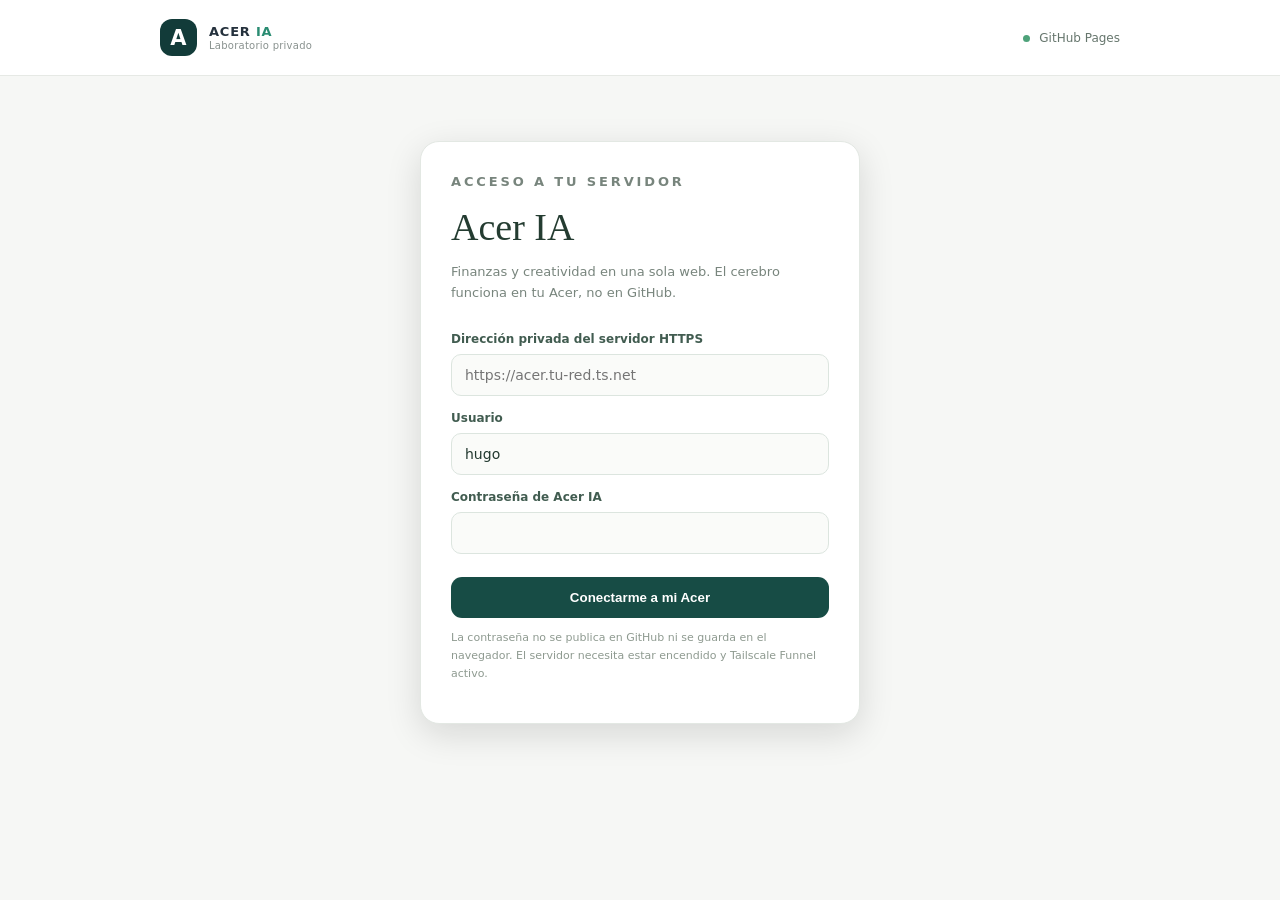
<file: index.html>
<!doctype html>
<html lang="es-AR">
<head>
  <meta charset="utf-8">
  <meta name="viewport" content="width=device-width, initial-scale=1">
  <meta name="robots" content="noindex, nofollow">
  <meta name="acer-ia-build" content="20261113m2">
  <title>Acer IA · Laboratorio</title>
  <link rel="stylesheet" href="./style.css?v=interpretation3">
  <script src="./app.js?v=interpretation3" defer></script>
</head>
<body>
  <div class="app-shell">
    <header class="topbar">
      <div class="brand-mark">A</div>
      <div class="brand-text"><strong>ACER <span>IA</span></strong><small>Laboratorio privado</small></div>
      <div class="local-status"><span class="status-dot"></span> GitHub Pages</div>
    </header>
    <section class="login-shell" id="connection">
  <p class="eyebrow">ACCESO A TU SERVIDOR</p>
  <h1>Acer IA</h1>
  <p>Finanzas y creatividad en una sola web. El cerebro funciona en tu Acer, no en GitHub.</p>
  <form id="login-form" class="login-form">
    <label for="server-url">Dirección privada del servidor HTTPS</label>
    <input id="server-url" type="url" required placeholder="https://acer.tu-red.ts.net" autocomplete="url">
    <label for="login-user">Usuario</label>
    <input id="login-user" type="text" required value="hugo" autocomplete="username">
    <label for="login-pass">Contraseña de Acer IA</label>
    <input id="login-pass" type="password" required autocomplete="current-password">
    <button id="login-button" type="submit">Conectarme a mi Acer</button>
  </form>
  <p class="login-note">La contraseña no se publica en GitHub ni se guarda en el navegador. El servidor necesita estar encendido y Tailscale Funnel activo.</p>
  <div id="login-error" class="error" role="alert" hidden></div>
</section>
    <main class="workspace" id="workspace" hidden>
      <div class="headline"><p class="eyebrow">TU ESTACIÓN DE INTELIGENCIA</p><h1>Un lugar para analizar<br>y crear.</h1><p>Cuatro espacios para analizar, programar y crear.</p></div>
      <nav class="tabs" aria-label="Tipo de consulta">
        <button class="tab active" id="tab-finance" data-mode="finance" aria-pressed="true">📈 &nbsp; Finanzas</button>
        <button class="tab" id="tab-creative" data-mode="creative" aria-pressed="false">✦ &nbsp; Generativa</button>
        <button class="tab" id="tab-code" data-mode="code" aria-pressed="false">⌘ &nbsp; Código</button>
        <button class="tab" id="tab-images" data-mode="images" aria-pressed="false">🎨 &nbsp; Imágenes</button>
      </nav>
      <section id="finance-market" class="market-panel" aria-label="Referencias de mercado">
        <div class="market-title"><span>Referencias cripto</span><span id="price-time">Conectando…</span></div>
        <div class="market-prices"><div><span>BTC / USD</span><strong id="btc-price">—</strong></div><div><span>ETH / USD</span><strong id="eth-price">—</strong></div><button class="refresh" id="refresh-prices" title="Actualizar cotizaciones" aria-label="Actualizar cotizaciones">↻</button></div>
        <div class="source">Fuente: <a href="https://www.kraken.com/prices" target="_blank" rel="noopener noreferrer">Kraken</a> · Precios puntuales, no una recomendación de inversión.</div>
      </section>
      <section id="code-panel" class="code-panel" hidden aria-label="Espacio de programación">
        <div class="code-intro"><strong>Laboratorio de código</strong><p>Pedile a la IA que programe. Podés revisar, copiar y descargar el resultado, sin ejecutar nada en Debian.</p></div>
        <div class="code-options">
          <label for="code-language">Lenguaje
            <select id="code-language">
              <option value="python">Python</option><option value="javascript">JavaScript</option><option value="html">HTML</option><option value="css">CSS</option><option value="bash">Bash</option><option value="sql">SQL</option><option value="text">Otro / texto</option>
            </select>
          </label>
          <label for="code-filename">Nombre del archivo
            <input id="code-filename" type="text" value="script.py" maxlength="70" autocomplete="off" spellcheck="false">
          </label>
        </div>
        <div class="code-result-title"><strong>Último código generado</strong><span id="code-status">Todavía no hay código</span></div>
        <pre class="code-result"><code id="code-output">Pedile abajo un programa y lo vas a ver acá.</code></pre>
        <div class="code-actions">
          <button id="copy-code" class="secondary-button" disabled>Copiar código</button>
          <button id="download-code" class="secondary-button" disabled>Descargar archivo</button>
        </div>
        <p class="code-warning">Revisá el código antes de ejecutarlo. Ningún archivo se instala ni se ejecuta automáticamente en la Acer.</p>
      </section>
      <section id="images-panel" class="images-panel" hidden aria-label="Generación de imágenes">
        <div class="images-head">
          <div><p class="eyebrow">ESTUDIO VISUAL LOCAL</p><h2>Imágenes desde tu Acer 🎨</h2><p>Stable Diffusion 1.5 + ComfyUI. Generación local, sin servicios externos de imágenes.</p></div>
          <span class="images-stage" id="images-stage" role="status">Comprobando motor…</span>
        </div>
        <div class="images-layout">
          <div class="images-controls">
            <label for="image-prompt">Describí la imagen</label>
            <textarea id="image-prompt" rows="6" maxlength="1500" placeholder="Una noche de lluvia en San Telmo, adoquines mojados, faroles cálidos, fotografía cinematográfica…"></textarea>
            <div class="images-settings">
              <label for="image-size">Resolución<select id="image-size"><option value="384">384 × 384 · Borrador rápido</option><option value="512" selected>512 × 512 · Calidad estándar</option></select></label>
              <label for="image-steps">Pasos<select id="image-steps"><option value="8">8 · Borrador</option><option value="15">15 · Intermedio</option><option value="20" selected>20 · Recomendado</option><option value="28">28 · Máximo (lento)</option></select></label>
            </div>
            <div class="image-v2-options">
              <label for="image-interpretation">Interpretación
                <select id="image-interpretation">
                  <option value="literal">Literal · menos elementos extra</option>
                  <option value="balanced" selected>Equilibrado · recomendado</option>
                  <option value="creative">Creativo · más libertad visual</option>
                </select>
              </label>
              <label for="image-preset">Tipo de imagen
                <select id="image-preset">
                  <option value="auto">Libre</option><option value="portrait">Retrato</option>
                  <option value="fullbody">Cuerpo entero</option><option value="product">Producto</option>
                  <option value="landscape">Paisaje</option><option value="illustration">Ilustración</option>
                </select>
              </label>
              <label for="image-sampler">Muestreo
                <select id="image-sampler">
                  <option value="dpmpp_2m">DPM++ 2M (detalle)</option>
                  <option value="euler">Euler (rápido)</option>
                  <option value="euler_ancestral">Euler A (variación)</option>
                </select>
              </label>
              <label for="image-cfg">Fidelidad al texto (CFG)
                <select id="image-cfg"><option value="5">5 · Flexible</option><option value="6.5" selected>6,5 · Equilibrado</option><option value="8">8 · Fiel al texto</option><option value="10">10 · Alto</option></select>
              </label>
              <label for="image-seed">Semilla (vacía = nueva imagen)
                <input id="image-seed" type="number" min="0" max="4294967295" step="1" placeholder="Aleatoria" inputmode="numeric">
              </label>
            </div>
            <p class="image-v2-tip">Calidad estándar: 512 px y 20 pasos (más lento en CPU). Para pruebas rápidas, elegí 384 px y 8 pasos. SD 1.5 suele interpretar mejor frases descriptivas en inglés. «Cuerpo entero» refuerza el encuadre, pero no lo garantiza.</p>
            <div class="images-actions">
              <button id="image-generate" type="button" disabled aria-describedby="image-notice">Generar imagen</button>
              <button id="image-repeat" type="button" class="secondary-button" disabled>Repetir última</button>
              <button id="image-variation" type="button" class="secondary-button" disabled>Nueva variación</button>
              <button id="image-copy" type="button" class="secondary-button">Copiar descripción</button>
            </div>
            <p id="image-last-settings" class="image-last-settings" role="status">Modelo: Stable Diffusion 1.5 · CPU</p>
            <p id="image-copy-status" class="images-copy-status" role="status" aria-live="polite"></p>
            <section id="image-progress" class="image-progress" hidden aria-label="Progreso de generación" aria-live="polite">
              <div class="image-progress-top"><span class="image-progress-spinner" aria-hidden="true"></span><strong id="image-progress-stage">Preparando imagen…</strong><span id="image-progress-clock">0:00</span></div>
              <div class="image-progress-track" role="progressbar" aria-label="Generación en progreso" aria-valuetext="Procesamiento en curso"><span class="image-progress-moving"></span></div>
              <p id="image-progress-info">Conectando con ComfyUI…</p>
              <p class="image-progress-footnote">La barra muestra actividad, no un porcentaje estimado.</p>
            </section>
            <p id="image-notice" class="images-notice">Comprobando si la Acer tiene instalada la conexión segura con ComfyUI. Si todavía falta, te lo voy a indicar acá. No se abre ComfyUI directamente a Internet.</p>
          </div>
          <div class="images-preview">
            <div class="images-preview-art" aria-hidden="true">✧</div>
            <strong>Tu próxima imagen aparecerá acá</strong>
            <p>Vas a poder verla y descargarla sin entrar a Debian, una vez conectada la API.</p>
            <img id="image-preview" class="image-preview-result" alt="Imagen generada por Stable Diffusion en Acer" hidden>
            <button id="image-download" class="secondary-button" type="button" hidden>Descargar PNG</button>
            <span class="images-preview-label" id="image-result-status" role="status" aria-live="polite">Sin imagen disponible en la web todavía</span>
          </div>
        </div>
        <section class="image-gallery" aria-label="Mis imágenes guardadas">
          <div class="image-gallery-head"><div><strong>🖼️ Mis imágenes</strong><p>Seleccioná las imágenes que quieras eliminar o tocá una para verla.</p></div><button class="secondary-button" id="image-gallery-refresh" type="button">Actualizar galería</button></div>
          <div class="image-gallery-toolbar" id="image-gallery-toolbar" hidden>
            <label class="image-gallery-selectall"><input id="image-gallery-selectall" type="checkbox"> Seleccionar todas las visibles</label>
            <span id="image-gallery-count" aria-live="polite">0 seleccionadas</span>
            <button id="image-gallery-delete" type="button" class="image-gallery-danger" disabled>Eliminar seleccionadas</button>
          </div>
          <p id="image-gallery-message" role="status" aria-live="polite">Conectate a tu Acer para ver las imágenes guardadas.</p>
          <div id="image-gallery-grid" class="image-gallery-grid"></div>
        </section>
      </section>
      <section class="conversation" id="conversation" aria-label="Chat">
        <div class="conversation-header"><div><strong id="chat-title">Analista financiero</strong><p id="chat-subtitle">Investigación, escenarios y riesgos. Nunca opera con dinero.</p></div><button id="clear-chat" class="secondary-button">Nuevo chat</button></div>
        <div id="messages" class="messages" role="log" aria-live="polite">
          <div class="empty-state"><div class="empty-symbol">✳</div><h2>¿Qué analizamos hoy?</h2><p>Podés consultar sobre mercados, estrategias y decisiones de inversión.</p></div>
        </div>
        <form id="prompt-form" class="composer"><label class="sr-only" for="prompt">Escribí tu consulta</label><textarea id="prompt" rows="2" maxlength="4000" placeholder="Escribí tu consulta…" required></textarea><div class="composer-footer"><span id="input-hint">Enter envía · Shift+Enter, nueva línea</span><button id="send" type="submit">Enviar <span>↑</span></button></div></form>
        <div id="error" class="error" role="alert" hidden></div>
      </section>
      <footer>100 % análisis · 0 permisos de trading · IA ejecutándose en la Acer · <button class="logout-button" id="logout">Desconectar</button></footer>
    </main>
  </div>
</body>
</html>
</file>
<file: style.css>
:root{font-family:Inter,system-ui,-apple-system,"Segoe UI",Arial,sans-serif;color:#25313d;background:#f6f7f5;font-synthesis:none}*{box-sizing:border-box}body{margin:0}.app-shell{min-height:100vh}.topbar{height:76px;background:white;border-bottom:1px solid #e6e9e5;display:flex;align-items:center;gap:12px;padding:0 max(20px,calc((100vw - 960px)/2))}.brand-mark{display:flex;align-items:center;justify-content:center;width:37px;height:37px;border-radius:12px;background:#123b39;color:white;font-weight:800;font-size:21px}.brand-text{display:flex;flex-direction:column;gap:1px;letter-spacing:.06em;font-size:13px}.brand-text span{color:#2a8c72}.brand-text small{color:#88918e;font-size:10px;letter-spacing:.025em}.local-status{margin-left:auto;font-size:12px;color:#66766d}.status-dot{display:inline-block;width:7px;height:7px;background:#4ea27a;border-radius:50%;margin-right:5px}.workspace{max-width:960px;margin:0 auto;padding:43px 20px 25px}.headline{text-align:center}.eyebrow{font-size:10px;font-weight:800;letter-spacing:.22em;color:#30846c;margin:0 0 12px}.headline h1{font-family:Georgia,serif;font-weight:500;line-height:1.1;font-size:clamp(31px,5vw,42px);margin:0}.headline>p:last-child{font-size:13px;color:#718078;margin:13px 0 24px}.tabs{display:flex;gap:8px;justify-content:center;margin:0 0 24px}.tab{cursor:pointer;background:transparent;border:1px solid #dae2df;border-radius:24px;color:#556e63;font-size:13px;font-weight:700;padding:12px 25px;transition:.15s}.tab:hover{background:#eaf2ee}.tab.active{background:#174c45;color:white;border-color:#174c45}.market-panel{border:1px solid #e3e8e3;background:white;padding:18px 23px;margin-bottom:16px;border-radius:17px}.market-title{display:flex;justify-content:space-between;font-size:11px;color:#84918a}.market-title span:first-child{text-transform:uppercase;letter-spacing:.12em;color:#5e776c;font-weight:700}.market-prices{display:flex;align-items:center;gap:46px;margin-top:13px}.market-prices>div{display:flex;flex-direction:column;gap:6px;min-width:100px}.market-prices>div>span{font-size:11px;color:#7b8881}.market-prices strong{font-size:23px;letter-spacing:-.02em;color:#1a3732}.refresh{margin-left:auto;border:1px solid #dce5df;border-radius:9px;background:white;color:#355c50;font-size:24px;cursor:pointer;width:37px;height:37px}.source{margin-top:14px;padding-top:12px;border-top:1px solid #f0f2ef;font-size:11px;color:#839088}.source a{color:#286d58}.conversation{background:white;border:1px solid #e3e8e3;border-radius:17px;overflow:hidden;box-shadow:0 12px 45px rgba(15,34,22,.035)}.conversation-header{padding:22px 24px 14px;display:flex;justify-content:space-between;gap:12px;align-items:center;border-bottom:1px solid #eff2ef}.conversation-header strong{font-size:15px}.conversation-header p{font-size:12px;color:#8a978e;margin:5px 0 0}.secondary-button{border:1px solid #e0e6e1;background:white;color:#617a6f;font-size:12px;font-weight:650;padding:8px 13px;cursor:pointer;border-radius:9px;white-space:nowrap}.messages{height:340px;overflow:auto;padding:22px;display:flex;flex-direction:column;gap:15px}.empty-state{margin:auto;text-align:center;max-width:300px;color:#91a096}.empty-symbol{margin:auto auto 10px;width:42px;height:42px;background:#eff5ee;color:#5f9b76;border-radius:15px;display:grid;place-items:center;font-size:25px}.empty-state h2{font-size:16px;color:#496359;margin:5px 0}.empty-state p{font-size:12px;line-height:1.6;margin:0}.message{max-width:85%;align-self:flex-start;border-radius:14px 14px 14px 3px;background:#f1f5f0;padding:12px 15px;white-space:pre-wrap;overflow-wrap:anywhere;font-size:13px;line-height:1.6}.message.user{align-self:flex-end;border-radius:14px 14px 3px 14px;background:#174c45;color:white}.message.pending{opacity:.62}.composer{border-top:1px solid #eff2ef;padding:15px 18px}.composer textarea{width:100%;resize:vertical;border:0;outline:0;min-height:58px;max-height:160px;background:transparent;color:#20382f;font:inherit;font-size:13px;line-height:1.5}.composer-footer{display:flex;justify-content:space-between;align-items:center;gap:12px}.composer-footer span{color:#a0aaa3;font-size:11px}.composer-footer button{color:#fff;background:#174c45;border:0;border-radius:10px;padding:10px 19px;font-size:12px;font-weight:750;cursor:pointer}.composer-footer button span{color:white;font-size:16px;margin-left:6px}.composer-footer button:disabled{opacity:.55;cursor:wait}.error{padding:12px 18px;color:#9b3e35;background:#fff1ee;font-size:12px}footer{text-align:center;font-size:11px;color:#a0a99f;padding:22px}.sr-only{position:absolute;width:1px;height:1px;padding:0;margin:-1px;overflow:hidden;clip:rect(0,0,0,0);white-space:nowrap;border:0}@media(max-width:600px){.topbar{height:66px}.workspace{padding:30px 12px}.market-panel{padding:15px}.market-prices{gap:22px}.market-prices strong{font-size:19px}.messages{height:42vh;min-height:230px}.conversation-header{padding:17px 16px}.composer-footer>span{font-size:10px}.tab{padding:12px 22px}}
[hidden]{display:none!important}
.login-shell{max-width:440px;margin:65px auto 0;background:white;border:1px solid #e3e8e3;border-radius:19px;padding:30px;box-shadow:0 10px 35px #1112}
.login-shell h1{font:500 38px Georgia,serif;margin:0 0 9px;color:#243c31}.login-shell>p{font-size:13px;line-height:1.6;color:#78857d}
.login-form{display:flex;flex-direction:column;gap:8px;margin-top:22px}
.login-form label{font-size:12px;font-weight:700;color:#415c50;margin-top:7px}
.login-form input{font:inherit;border:1px solid #dce5df;border-radius:10px;background:#fafbf9;padding:12px 13px;font-size:14px;color:#21382f;min-width:0}
.login-form input:focus{border-color:#176655;outline:2px solid #d4e9e0}
.login-form button{background:#174c45;color:white;border:0;border-radius:11px;padding:13px;font-weight:750;margin-top:15px;cursor:pointer}
.login-form button:disabled{opacity:.6;cursor:wait}
.login-shell .login-note{font-size:11px;color:#8e9a90}
.logout-button{border:0;text-decoration:underline;background:transparent;color:#5e806f;cursor:pointer;font:inherit}
@media(max-width:600px){.login-shell{margin:35px 12px 0;padding:22px}}

/* Modo Código: editor de solo lectura, sin ejecución automática. */
.tabs{flex-wrap:wrap}
.tab{white-space:nowrap}
.code-panel{background:#fff;border:1px solid #e3e8e3;border-radius:17px;padding:20px 22px;margin-bottom:16px}
.code-intro strong{color:#243f35;font-size:15px}
.code-intro p{font-size:12px;color:#7d8b82;line-height:1.6;margin:7px 0 16px}
.code-options{display:grid;grid-template-columns:minmax(0,1fr) minmax(0,1.35fr);gap:12px;margin-bottom:18px}
.code-options label{display:flex;flex-direction:column;gap:6px;color:#546b60;font-size:12px;font-weight:650}
.code-options select,.code-options input{border:1px solid #dce5df;background:#fcfdfb;border-radius:10px;padding:10px 12px;font:inherit;font-size:13px;color:#253a31;min-width:0}
.code-result-title{display:flex;justify-content:space-between;align-items:center;gap:10px;font-size:12px;padding:13px 0 9px;border-top:1px solid #edf0ec}
.code-result-title span{font-weight:400;color:#8c9a90}
.code-result{background:#172b2a;color:#e3f1ec;border-radius:11px;font-family:ui-monospace,SFMono-Regular,Consolas,monospace;font-size:12px;line-height:1.65;overflow:auto;max-height:330px;min-height:95px;margin:0;padding:15px;white-space:pre}
.code-actions{display:flex;gap:9px;flex-wrap:wrap;margin-top:12px}
.code-actions button:disabled{cursor:not-allowed;opacity:.5}
.code-warning{font-size:11px;color:#85948b;line-height:1.5;margin:15px 0 0}
@media(max-width:600px){.code-panel{padding:16px 13px}.code-options{grid-template-columns:1fr}.code-result{font-size:11px}.tabs{gap:6px}.tab{padding:10px 16px;font-size:12px}}

/* Estudio de imágenes: interfaz local preliminar, sin API pública de ComfyUI. */
.images-panel{background:#fff;border:1px solid #e3e8e3;border-radius:17px;padding:24px;margin-bottom:16px}
.images-head{display:flex;align-items:flex-start;justify-content:space-between;gap:20px;border-bottom:1px solid #edf0ec;padding-bottom:19px;margin-bottom:20px}
.images-head h2{font:500 clamp(23px,3vw,30px) Georgia,serif;margin:0 0 9px;color:#223c33}
.images-head p:last-child{font-size:12px;color:#7d8b82;line-height:1.55;margin:0}
.images-stage{background:#f3eee0;border:1px solid #e6ddc8;color:#76622e;border-radius:18px;padding:7px 10px;font-size:11px;font-weight:700;white-space:nowrap}
.images-layout{display:grid;grid-template-columns:minmax(0,1fr) minmax(0,.92fr);gap:24px}
.images-controls{display:flex;flex-direction:column;gap:10px}
.images-controls>label,.images-settings label{font-size:12px;font-weight:700;color:#486356}
.images-controls textarea,.images-settings select{width:100%;background:#fcfdfb;border:1px solid #dce5df;border-radius:11px;padding:12px;color:#263e34;font:inherit;font-size:13px;min-width:0}
.images-controls textarea{min-height:140px;resize:vertical;line-height:1.6}
.images-controls textarea:focus,.images-settings select:focus{outline:2px solid #c8e2d5;border-color:#558f78}
.images-settings{display:grid;grid-template-columns:1fr 1fr;gap:10px}
.images-settings label{display:flex;flex-direction:column;gap:7px}
.images-actions{display:flex;gap:9px;flex-wrap:wrap;margin-top:6px}
.images-actions button:first-child{background:#174c45;color:#fff;border:0;border-radius:10px;padding:11px 15px;font-weight:750}
.images-actions button:disabled{opacity:.42;cursor:not-allowed}
.images-copy-status{min-height:16px;font-size:11px;color:#3f7860;margin:0}
.images-notice{background:#f5f7f2;border:1px solid #e7ebe4;border-radius:11px;padding:13px;font-size:11px;line-height:1.7;color:#67766d;margin:0}
.images-preview{min-height:330px;border-radius:15px;border:1px dashed #cddcd2;background:radial-gradient(circle at 70% 25%,#dfece6,#f8f8f4 65%);display:flex;flex-direction:column;align-items:center;justify-content:center;text-align:center;gap:10px;padding:25px;color:#426050}
.images-preview-art{font-family:Georgia,serif;font-size:76px;color:#609b7e;line-height:1}
.images-preview strong{font-size:15px;color:#2b4c3c}
.images-preview p{font-size:12px;line-height:1.65;color:#718b7a;max-width:235px;margin:0}
.images-preview-label{font-size:10px;color:#81968a;letter-spacing:.03em;margin-top:6px}
@media(max-width:660px){.images-panel{padding:17px 13px}.images-head{flex-direction:column;gap:10px}.images-layout{grid-template-columns:1fr}.images-preview{min-height:240px}.images-settings{grid-template-columns:1fr 1fr}}

/* Resultado PNG local de ComfyUI */
.images-preview:has(.image-preview-result:not([hidden])){background:#f7faf7}
.image-preview-result{display:block;width:100%;height:auto;max-height:550px;object-fit:contain;border-radius:10px;box-shadow:0 4px 18px #102c2418}
.image-preview-result[hidden]{display:none}
.images-preview:has(.image-preview-result:not([hidden])) .images-preview-art,
.images-preview:has(.image-preview-result:not([hidden]))>strong,
.images-preview:has(.image-preview-result:not([hidden]))>p{display:none}
.images-preview #image-download{margin-top:7px}

/* Navegación móvil: cuatro accesos sin scroll horizontal ni recortes */
@media(max-width:620px){
  .tabs{display:grid;grid-template-columns:repeat(2,minmax(0,1fr));gap:9px;width:100%;max-width:480px;margin:0 auto 20px;overflow:visible}
  .tabs>.tab{width:100%;min-width:0;max-width:none;padding:12px 7px;font-size:12px;display:flex;align-items:center;justify-content:center;white-space:normal;text-align:center}
}

/* Progreso real por etapas. Barra animada deliberadamente indeterminada. */
.image-progress{border:1px solid #c9ded1;background:#f2faf4;border-radius:13px;padding:14px;margin-top:5px}
.image-progress-top{display:flex;gap:9px;align-items:center;font-size:12px;color:#235544}
.image-progress-top strong{flex:1}
#image-progress-clock{font-variant-numeric:tabular-nums;font-weight:700;color:#2e6f53}
.image-progress-spinner{width:15px;height:15px;border:2px solid #c4dccb;border-top-color:#247456;border-radius:50%;animation:image-spin .9s linear infinite;flex-shrink:0}
.image-progress-track{margin-top:12px;background:#dcebe2;border-radius:10px;height:9px;overflow:hidden;position:relative}
.image-progress-moving{position:absolute;top:0;bottom:0;width:35%;background:linear-gradient(90deg,#73b792,#247958);border-radius:10px;animation:image-progress-move 1.8s ease-in-out infinite alternate}
#image-progress-info{margin:11px 0 3px;font-size:12px;color:#496957;line-height:1.5}
.image-progress-footnote{font-size:10px;color:#819a8a;margin:5px 0 0}
@keyframes image-spin{to{transform:rotate(360deg)}}
@keyframes image-progress-move{from{left:0}to{left:65%}}
@media(prefers-reduced-motion:reduce){.image-progress-spinner,.image-progress-moving{animation:none}.image-progress-moving{width:100%}}

/* Galería persistente, imágenes de la Acer sin exponer la carpeta a Internet. */
.image-gallery{margin-top:24px;border-top:1px solid #e6ebe5;padding-top:20px}
.image-gallery-head{display:flex;justify-content:space-between;align-items:start;gap:14px}
.image-gallery-head strong{font-size:15px;color:#2d5240}
.image-gallery-head p{font-size:12px;color:#809086;margin:5px 0 12px}
#image-gallery-message{font-size:12px;color:#70887b;line-height:1.5}
.image-gallery-grid{display:grid;grid-template-columns:repeat(4,minmax(0,1fr));gap:12px;margin-top:12px}
.image-gallery-item{border:1px solid #d8e4dc;background:#f7faf7;border-radius:12px;overflow:hidden;display:flex;flex-direction:column;cursor:pointer;text-align:left;padding:0;color:#426451;min-width:0}
.image-gallery-item img{display:block;width:100%;aspect-ratio:1;object-fit:cover;background:#eaf1ed}
.image-gallery-item span{display:block;padding:7px 9px;font-size:10px}
.image-gallery-item:hover{border-color:#398364;box-shadow:0 3px 14px #132e231c}
.image-gallery-item:focus-visible{outline:2px solid #34855a;outline-offset:2px}
.image-gallery-item:disabled{opacity:.5;cursor:not-allowed}
@media(max-width:660px){.image-gallery-grid{grid-template-columns:repeat(2,minmax(0,1fr))}.image-gallery-head{align-items:start}.image-gallery-head .secondary-button{white-space:normal}}

/* Acer Imágenes v2: controles avanzados sin saturar pantalla */
.image-v2-options{display:grid;grid-template-columns:repeat(2,minmax(0,1fr));gap:10px;margin:8px 0 0}
.image-v2-options label{display:flex;flex-direction:column;gap:6px;color:#486356;font-size:12px;font-weight:700}
.image-v2-options select,.image-v2-options input{width:100%;min-width:0;border:1px solid #dce5df;border-radius:10px;padding:10px;background:#fcfdfb;color:#263e34;font:inherit;font-weight:400;font-size:12px}
.image-v2-tip{font-size:11px;line-height:1.6;color:#788f80;margin:0}
.image-last-settings{font-size:11px;color:#3d7155;line-height:1.6;overflow-wrap:anywhere;margin:3px 0}
@media(max-width:410px){.image-v2-options{grid-template-columns:1fr}}

/* Selector de borrado de imágenes: no interviene en la generación */
.image-gallery-toolbar{display:flex;align-items:center;gap:12px;flex-wrap:wrap;margin:10px 0}
.image-gallery-toolbar[hidden]{display:none}
.image-gallery-selectall{font-size:12px;display:flex;align-items:center;gap:6px;cursor:pointer}
.image-gallery-selectall input,.image-gallery-pick input{accent-color:#247252;width:16px;height:16px;cursor:pointer}
#image-gallery-count{font-size:12px;color:#617b6d}
.image-gallery-danger{padding:9px 12px;border-radius:9px;background:#9f3434;color:white;border:1px solid #923333;cursor:pointer;font-size:12px;font-weight:700}
.image-gallery-danger:disabled{background:#bcbfbd;border-color:#bcbfbd;color:#f7f7f7;cursor:not-allowed}
.image-gallery-card{min-width:0;position:relative;border:2px solid transparent;border-radius:13px;overflow:hidden}
.image-gallery-card.is-selected{border-color:#297854;background:#e8f4eb}
.image-gallery-card .image-gallery-item{width:100%;height:auto}
.image-gallery-pick{display:flex;align-items:center;gap:4px;padding:8px 6px;font-size:12px;color:#345a44;cursor:pointer}
</file>
